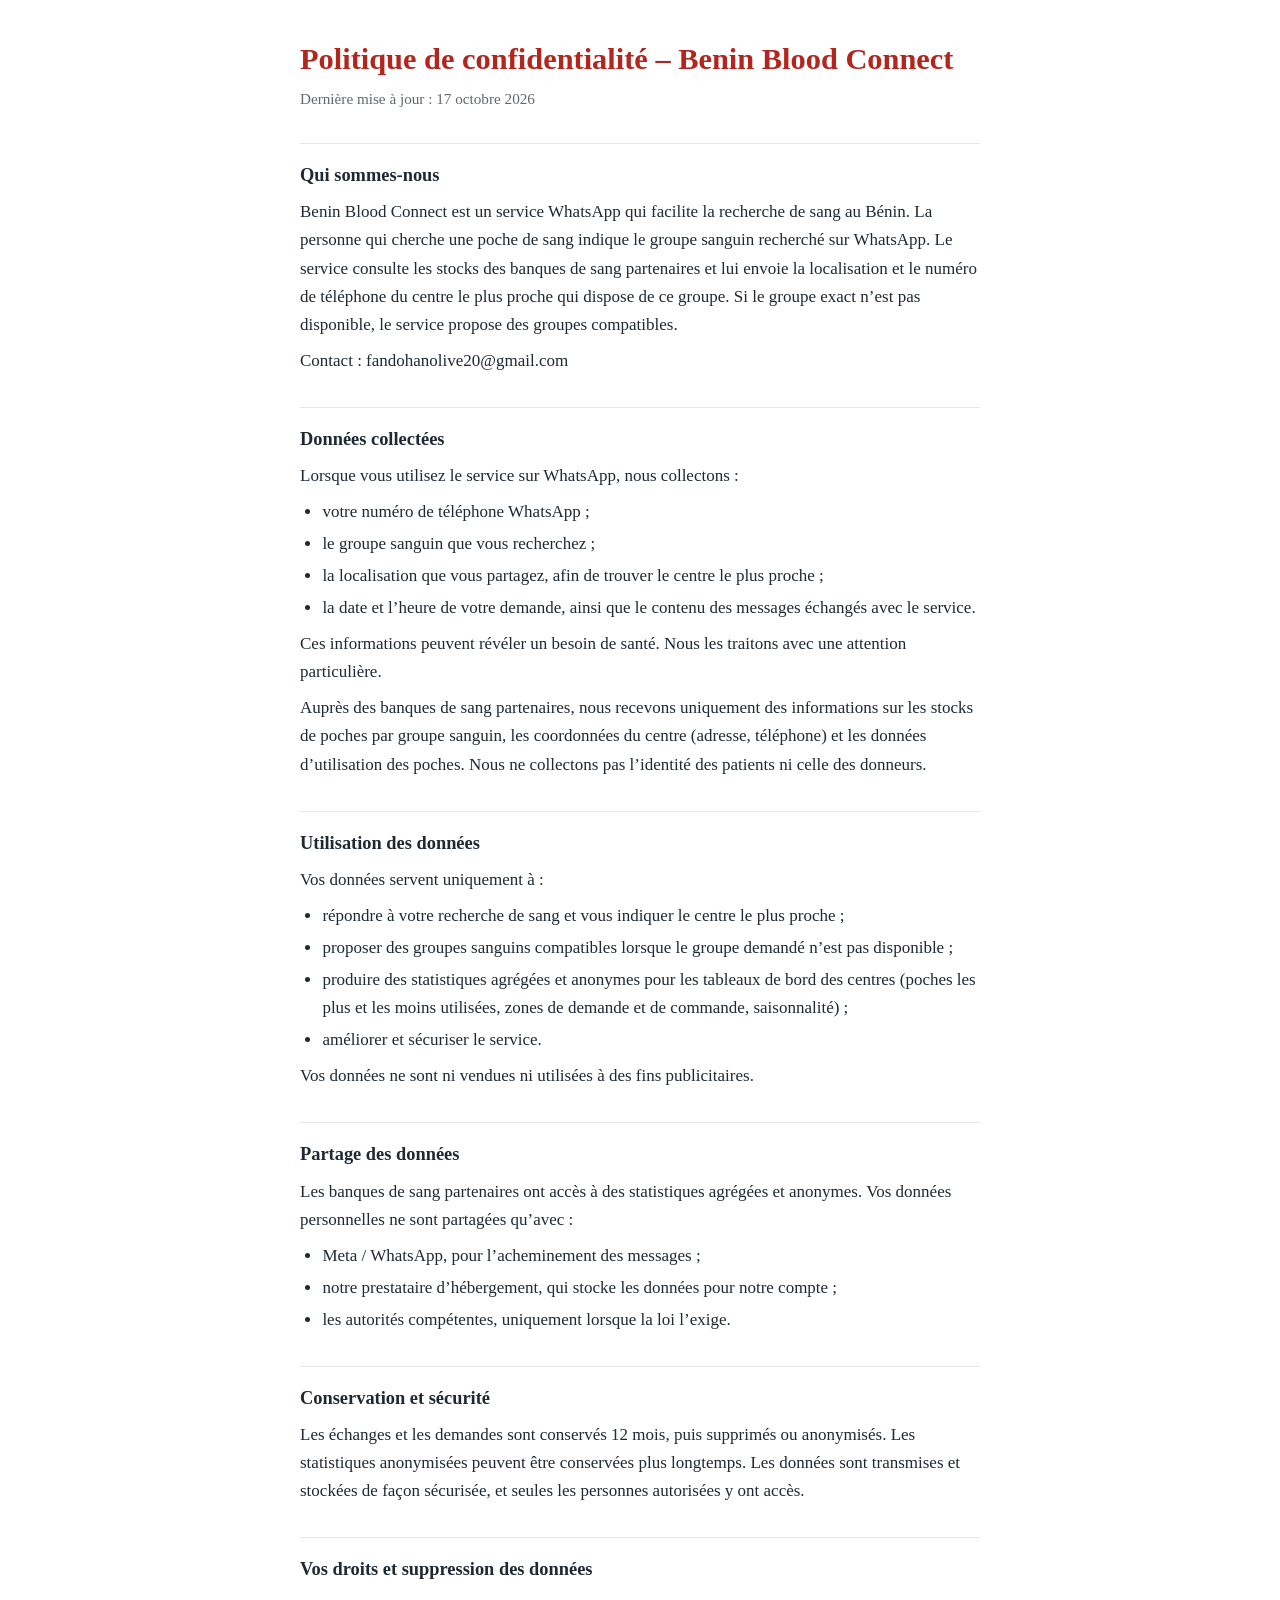
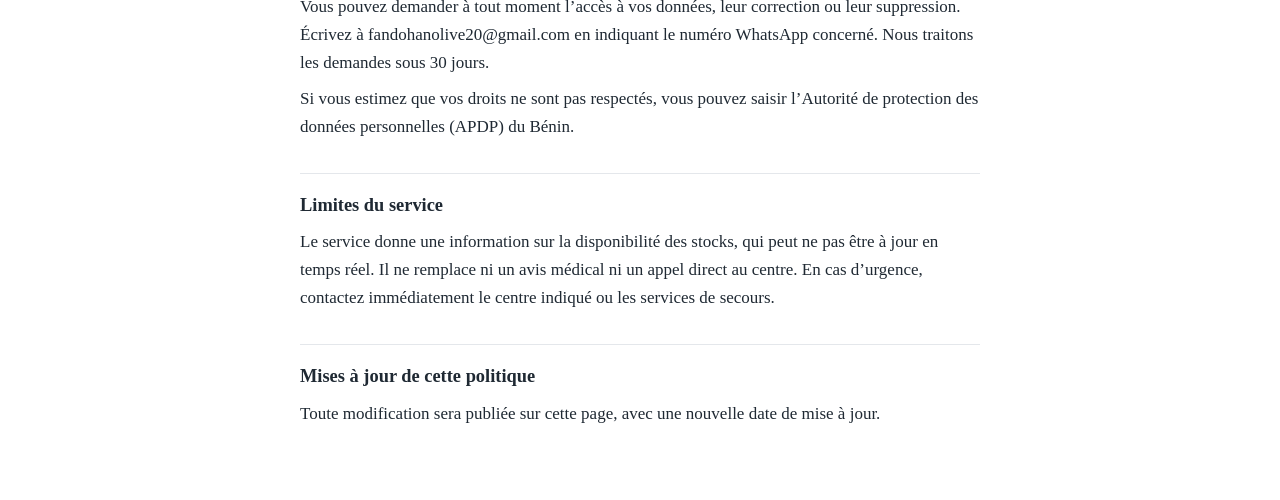
<file: docs/index.html>
<!DOCTYPE html>
<html lang="fr">
<head>
<meta charset="utf-8">
<meta name="viewport" content="width=device-width, initial-scale=1">
<title>Politique de confidentialité – Benin Blood Connect</title>
<style>
  :root { --fond: #ffffff; --texte: #1f2933; --accent: #b3261e; --filet: #e4e7eb; }
  @media (prefers-color-scheme: dark) {
    :root { --fond: #16181d; --texte: #e6e8eb; --accent: #ff8a80; --filet: #2c3038; }
  }
  body { margin: 0; background: var(--fond); color: var(--texte);
         font: 17px/1.65 Georgia, "Times New Roman", serif; }
  main { max-width: 680px; margin: 0 auto; padding: 2.5rem 1.25rem 4rem; }
  h1 { font-size: 1.9rem; line-height: 1.25; margin: 0 0 .5rem; color: var(--accent); }
  h2 { font-size: 1.15rem; margin: 2rem 0 .4rem; padding-top: 1rem; border-top: 1px solid var(--filet); }
  p { margin: .5rem 0; }
  ul { margin: .5rem 0; padding-left: 1.4rem; }
  li { margin: .25rem 0; }
  .maj { opacity: .7; font-size: .95rem; }
</style>
</head>
<body>
<main>
  <h1>Politique de confidentialité – Benin Blood Connect</h1>
  <p class="maj">Dernière mise à jour : 17 octobre 2026</p>

  <h2>Qui sommes-nous</h2>
  <p>Benin Blood Connect est un service WhatsApp qui facilite la recherche de sang au Bénin. La personne qui cherche une poche de sang indique le groupe sanguin recherché sur WhatsApp. Le service consulte les stocks des banques de sang partenaires et lui envoie la localisation et le numéro de téléphone du centre le plus proche qui dispose de ce groupe. Si le groupe exact n’est pas disponible, le service propose des groupes compatibles.</p>
  <p>Contact : fandohanolive20@gmail.com</p>

  <h2>Données collectées</h2>
  <p>Lorsque vous utilisez le service sur WhatsApp, nous collectons :</p>
  <ul>
    <li>votre numéro de téléphone WhatsApp ;</li>
    <li>le groupe sanguin que vous recherchez ;</li>
    <li>la localisation que vous partagez, afin de trouver le centre le plus proche ;</li>
    <li>la date et l’heure de votre demande, ainsi que le contenu des messages échangés avec le service.</li>
  </ul>
  <p>Ces informations peuvent révéler un besoin de santé. Nous les traitons avec une attention particulière.</p>
  <p>Auprès des banques de sang partenaires, nous recevons uniquement des informations sur les stocks de poches par groupe sanguin, les coordonnées du centre (adresse, téléphone) et les données d’utilisation des poches. Nous ne collectons pas l’identité des patients ni celle des donneurs.</p>

  <h2>Utilisation des données</h2>
  <p>Vos données servent uniquement à :</p>
  <ul>
    <li>répondre à votre recherche de sang et vous indiquer le centre le plus proche ;</li>
    <li>proposer des groupes sanguins compatibles lorsque le groupe demandé n’est pas disponible ;</li>
    <li>produire des statistiques agrégées et anonymes pour les tableaux de bord des centres (poches les plus et les moins utilisées, zones de demande et de commande, saisonnalité) ;</li>
    <li>améliorer et sécuriser le service.</li>
  </ul>
  <p>Vos données ne sont ni vendues ni utilisées à des fins publicitaires.</p>

  <h2>Partage des données</h2>
  <p>Les banques de sang partenaires ont accès à des statistiques agrégées et anonymes. Vos données personnelles ne sont partagées qu’avec :</p>
  <ul>
    <li>Meta / WhatsApp, pour l’acheminement des messages ;</li>
    <li>notre prestataire d’hébergement, qui stocke les données pour notre compte ;</li>
    <li>les autorités compétentes, uniquement lorsque la loi l’exige.</li>
  </ul>

  <h2>Conservation et sécurité</h2>
  <p>Les échanges et les demandes sont conservés 12 mois, puis supprimés ou anonymisés. Les statistiques anonymisées peuvent être conservées plus longtemps. Les données sont transmises et stockées de façon sécurisée, et seules les personnes autorisées y ont accès.</p>

  <h2>Vos droits et suppression des données</h2>
  <p>Vous pouvez demander à tout moment l’accès à vos données, leur correction ou leur suppression. Écrivez à fandohanolive20@gmail.com en indiquant le numéro WhatsApp concerné. Nous traitons les demandes sous 30 jours.</p>
  <p>Si vous estimez que vos droits ne sont pas respectés, vous pouvez saisir l’Autorité de protection des données personnelles (APDP) du Bénin.</p>

  <h2>Limites du service</h2>
  <p>Le service donne une information sur la disponibilité des stocks, qui peut ne pas être à jour en temps réel. Il ne remplace ni un avis médical ni un appel direct au centre. En cas d’urgence, contactez immédiatement le centre indiqué ou les services de secours.</p>

  <h2>Mises à jour de cette politique</h2>
  <p>Toute modification sera publiée sur cette page, avec une nouvelle date de mise à jour.</p>
</main>
</body>
</html>
</file>
